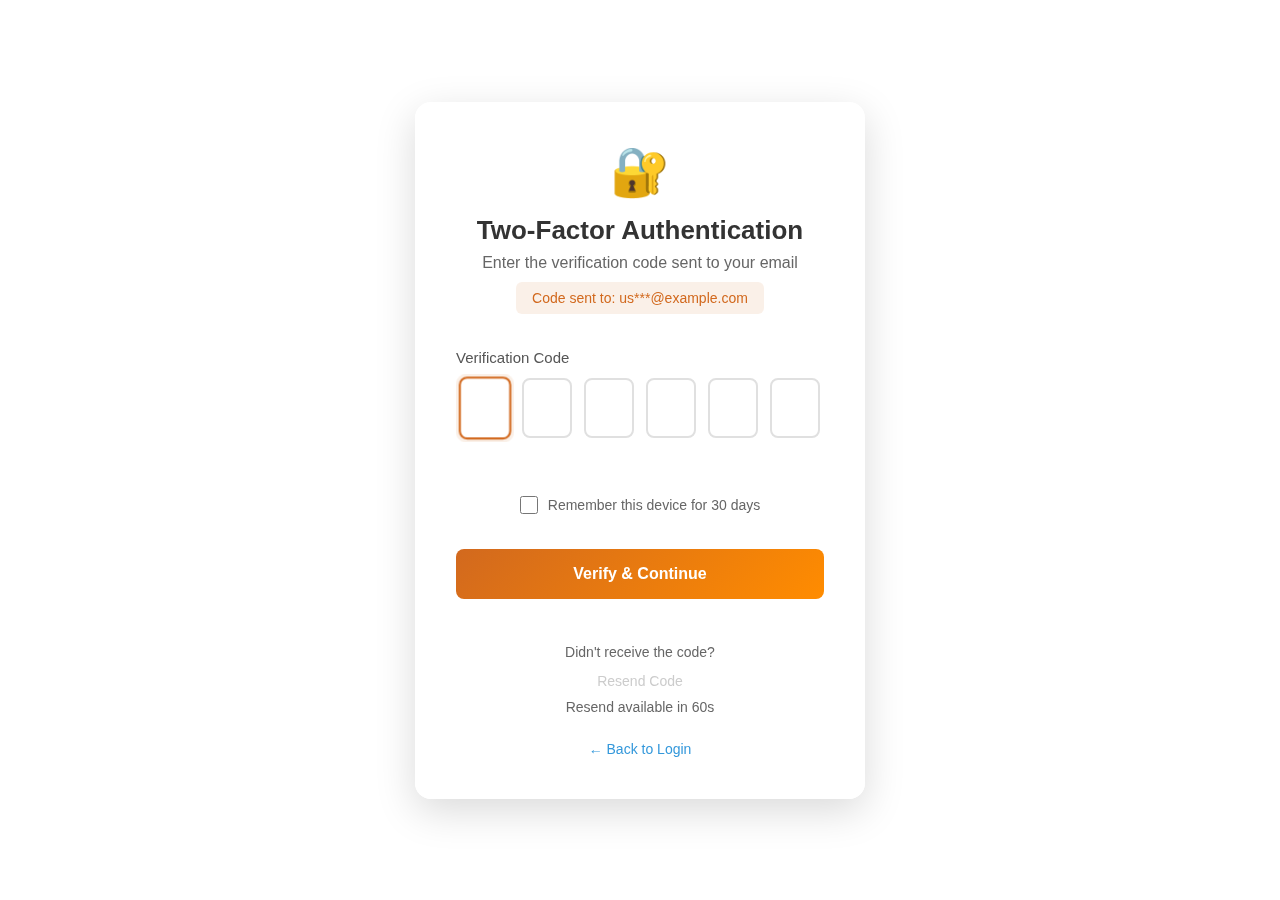
<file: frontend/2fa.html>
<!DOCTYPE html>
<html lang="en">
<head>
    <meta charset="UTF-8">
    <meta name="viewport" content="width=device-width, initial-scale=1.0">
    <title>2FA Verification</title>
    <link rel="stylesheet" href="2fa.css">
</head>
<body>
    <div class="container">
        <main class="main-content">
            <div class="verification-container">
                <div class="verification-header">
                    <div class="security-icon">
                        🔐
                    </div>
                    <h1 class="verification-title">Two-Factor Authentication</h1>
                    <p class="verification-subtitle">Enter the verification code sent to your email</p>
                    <p class="email-display" id="emailDisplay">code sent to: user@example.com</p>
                </div>
                
                <form class="verification-form" id="verificationForm">
                    <div class="form-group">
                        <label for="verificationCode">Verification Code</label>
                        <div class="code-input-container">
                            <input type="text" id="digit1" class="code-input" maxlength="1" pattern="[0-9]" required>
                            <input type="text" id="digit2" class="code-input" maxlength="1" pattern="[0-9]" required>
                            <input type="text" id="digit3" class="code-input" maxlength="1" pattern="[0-9]" required>
                            <input type="text" id="digit4" class="code-input" maxlength="1" pattern="[0-9]" required>
                            <input type="text" id="digit5" class="code-input" maxlength="1" pattern="[0-9]" required>
                            <input type="text" id="digit6" class="code-input" maxlength="1" pattern="[0-9]" required>
                        </div>
                        <div class="error-message" id="codeError"></div>
                    </div>
                    
                    <div class="form-group checkbox-group">
                        <input type="checkbox" id="rememberDevice" name="rememberDevice">
                        <label for="rememberDevice">Remember this device for 30 days</label>
                    </div>
                    
                    <button type="submit" class="verify-btn" id="verifyBtn">Verify & Continue</button>
                    
                    <div class="resend-section">
                        <p class="resend-text">Didn't receive the code?</p>
                        <button type="button" class="resend-btn" id="resendBtn">Resend Code</button>
                        <div class="countdown" id="countdown"></div>
                    </div>
                </form>
                
                <div class="back-link">
                    <a href="login.html" class="back-to-login">← Back to Login</a>
                </div>
            </div>
        </main>
    </div>
    
    <script src="2fa.js"></script>
</body>
</html>
</file>
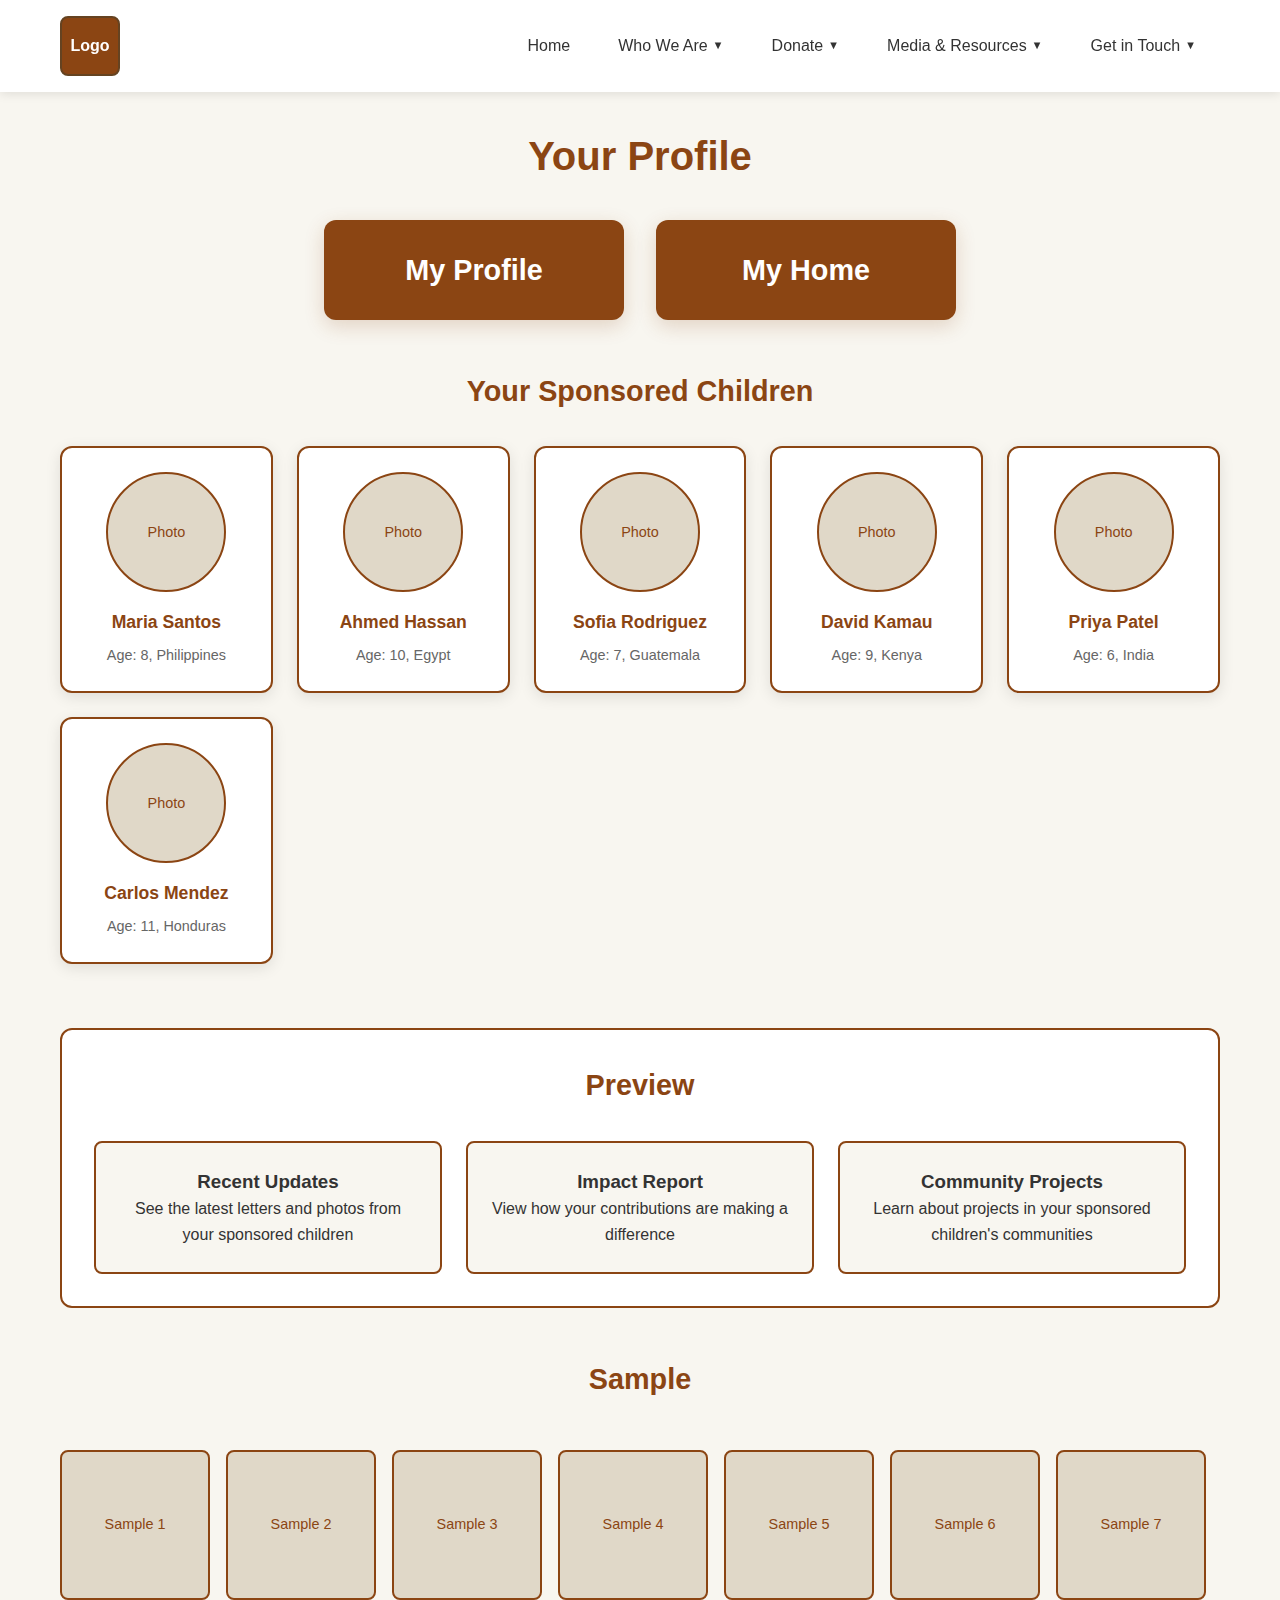
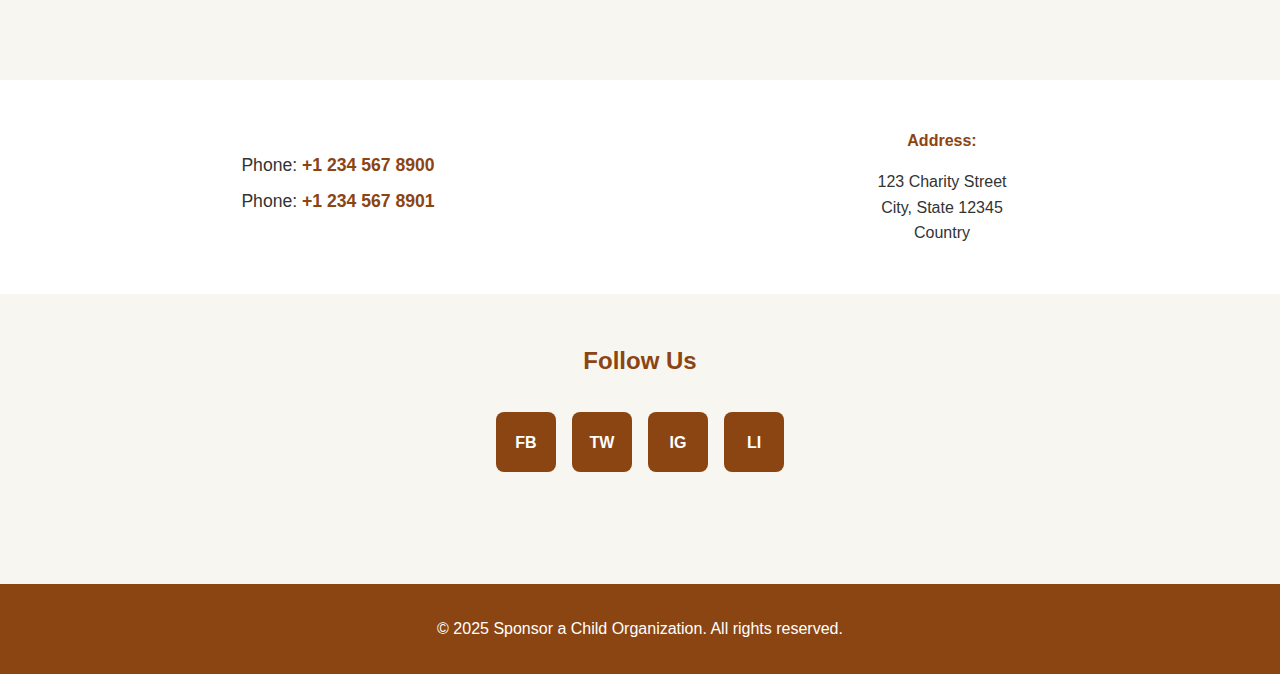
<file: frontend/sponsor_child.html>
<!DOCTYPE html>
<html lang="en">
<head>
    <meta charset="UTF-8">
    <meta name="viewport" content="width=device-width, initial-scale=1.0">
    <title>Your Profile - Sponsor a Child</title>
    <link rel="stylesheet" href="sponsor_child.css">
</head>
<body>
    <!-- Header -->
    <header class="header">
        <nav class="navbar">
            <div class="nav-container">
                <div class="logo-placeholder">Logo</div>
                
                <ul class="nav-menu">
                    <li class="nav-item">
                        <a href="index.html" class="nav-link">Home</a>
                    </li>
                    
                    <li class="nav-item dropdown">
                        <a href="#" class="nav-link dropdown-toggle">
                            Who We Are
                            <span class="dropdown-arrow">▼</span>
                        </a>
                        <div class="dropdown-menu">
                            <a href="about-us.html" class="dropdown-link">About Us</a>
                            <a href="how-we-work.html" class="dropdown-link">How We Work</a>
                            <a href="our-journey.html" class="dropdown-link">Our Journey</a>
                            <a href="success-stories.html" class="dropdown-link">Success Stories</a>
                            <a href="team.html" class="dropdown-link">Team</a>
                        </div>
                    </li>
                    
                    <li class="nav-item dropdown">
                        <a href="#" class="nav-link dropdown-toggle">
                            Donate
                            <span class="dropdown-arrow">▼</span>
                        </a>
                        <div class="dropdown-menu">
                            <a href="sponsor-child.html" class="dropdown-link">Sponsor a Child</a>
                            <a href="education.html" class="dropdown-link">Education</a>
                            <a href="where-most-needed.html" class="dropdown-link">Where Most Needed</a>
                        </div>
                    </li>
                    
                    <li class="nav-item dropdown">
                        <a href="#" class="nav-link dropdown-toggle">
                            Media & Resources
                            <span class="dropdown-arrow">▼</span>
                        </a>
                        <div class="dropdown-menu">
                            <a href="gallery.html" class="dropdown-link">Gallery</a>
                            <a href="faq.html" class="dropdown-link">FAQ</a>
                            <a href="financial-accountability.html" class="dropdown-link">Financial Accountability</a>
                        </div>
                    </li>
                    
                    <li class="nav-item dropdown">
                        <a href="#" class="nav-link dropdown-toggle">
                            Get in Touch
                            <span class="dropdown-arrow">▼</span>
                        </a>
                        <div class="dropdown-menu">
                            <a href="contact-us.html" class="dropdown-link">Contact Us</a>
                            <a href="careers.html" class="dropdown-link">Careers</a>
                        </div>
                    </li>
                </ul>
                
                <button class="mobile-toggle">☰</button>
            </div>
        </nav>
    </header>

    <!-- Main Content -->
    <main class="main-content">
        <div class="container">
            <!-- Profile Header -->
            <section class="profile-header">
                <h1 class="profile-title">Your Profile</h1>
                <div class="profile-buttons">
                    <button class="profile-btn" id="myProfileBtn">My Profile</button>
                    <button class="profile-btn" id="myHomeBtn">My Home</button>
                </div>
            </section>

            <!-- Sponsored Children Grid -->
            <section class="sponsored-grid">
                <h2 class="section-title">Your Sponsored Children</h2>
                <!-- ...existing code... -->
<div class="children-grid">
    <div class="child-card" data-name="Maria Santos" data-age="8" data-country="Philippines">
        <div class="child-image">Photo</div>
        <div class="child-name">Maria Santos</div>
        <div class="child-info">Age: 8, Philippines</div>
    </div>
    <div class="child-card" data-name="Ahmed Hassan" data-age="10" data-country="Egypt">
        <div class="child-image">Photo</div>
        <div class="child-name">Ahmed Hassan</div>
        <div class="child-info">Age: 10, Egypt</div>
    </div>
    <div class="child-card" data-name="Sofia Rodriguez" data-age="7" data-country="Guatemala">
        <div class="child-image">Photo</div>
        <div class="child-name">Sofia Rodriguez</div>
        <div class="child-info">Age: 7, Guatemala</div>
    </div>
    <div class="child-card" data-name="David Kamau" data-age="9" data-country="Kenya">
        <div class="child-image">Photo</div>
        <div class="child-name">David Kamau</div>
        <div class="child-info">Age: 9, Kenya</div>
    </div>
    <div class="child-card" data-name="Priya Patel" data-age="6" data-country="India">
        <div class="child-image">Photo</div>
        <div class="child-name">Priya Patel</div>
        <div class="child-info">Age: 6, India</div>
    </div>
    <div class="child-card" data-name="Carlos Mendez" data-age="11" data-country="Honduras">
        <div class="child-image">Photo</div>
        <div class="child-name">Carlos Mendez</div>
        <div class="child-info">Age: 11, Honduras</div>
    </div>
</div>

            </section>
            <div id="childModal" class="modal" style="display:none;">
    <div class="modal-content">
        <span class="close-btn" id="closeModal">&times;</span>
        <h2 id="modalName"></h2>
        <p id="modalAge"></p>
        <p id="modalCountry"></p>
    </div>
</div>

            <!-- Preview Section -->
            <section class="preview-section">
                <h2 class="section-title">Preview</h2>
                <div class="preview-cards">
                    <div class="preview-card">
                        <h3>Recent Updates</h3>
                        <p>See the latest letters and photos from your sponsored children</p>
                    </div>
                    <div class="preview-card">
                        <h3>Impact Report</h3>
                        <p>View how your contributions are making a difference</p>
                    </div>
                    <div class="preview-card">
                        <h3>Community Projects</h3>
                        <p>Learn about projects in your sponsored children's communities</p>
                    </div>
                </div>
            </section>

            <!-- Sample Section -->
            <section class="sample-section">
                <h2 class="section-title">Sample</h2>
                <div class="sample-grid">
                    <div class="sample-item">Sample 1</div>
                    <div class="sample-item">Sample 2</div>
                    <div class="sample-item">Sample 3</div>
                    <div class="sample-item">Sample 4</div>
                    <div class="sample-item">Sample 5</div>
                    <div class="sample-item">Sample 6</div>
                    <div class="sample-item">Sample 7</div>
                </div>
            </section>
        </div>

        <!-- Contact Section -->
        <section class="contact-section">
            <div class="container">
                <div class="contact-grid">
                    <div class="contact-left">
                        <div class="contact-item">Phone: <span class="phone-number">+1 234 567 8900</span></div>
                        <div class="contact-item">Phone: <span class="phone-number">+1 234 567 8901</span></div>
                    </div>
                    <div class="contact-right">
                        <div class="address-title">Address:</div>
                        <div>123 Charity Street</div>
                        <div>City, State 12345</div>
                        <div>Country</div>
                    </div>
                </div>
            </div>
        </section>

        <!-- Social Media Section -->
        <section class="social-section">
            <div class="container">
                <h3 class="social-title">Follow Us</h3>
                <div class="social-icons">
                    <div class="social-icon">FB</div>
                    <div class="social-icon">TW</div>
                    <div class="social-icon">IG</div>
                    <div class="social-icon">LI</div>
                </div>
            </div>
        </section>
    </main>

    <!-- Footer -->
    <footer class="footer">
        <div class="container">
            <p>&copy; 2025 Sponsor a Child Organization. All rights reserved.</p>
        </div>
    </footer>

    <script src="sponsor_child.js"></script>
</body>
</html>
</file>
<file: frontend/2fa.css>
* {
    margin: 0;
    padding: 0;
    box-sizing: border-box;
}

body {
    font-family: 'Arial', sans-serif;
    background: linear-gradient(135deg, #f5f1e8, #e8dcc0);
    min-height: 100vh;
    color: #333;
    background-image: url('https://www.shikhar-ngo.org/upload/April29-2019-7-48amhappy-faces-of-children.jpg');
    background-size: cover;
    background-position: center;
    background-attachment: fixed;
}

.container {
    max-width: 1200px;
    margin: 0 auto;
    min-height: 100vh;
    display: flex;
    flex-direction: column;
}

.main-content {
    flex: 1;
    display: flex;
    justify-content: center;
    align-items: center;
    padding: 40px 20px;
}

.verification-container {
    background: rgba(255, 255, 255, 0.95);
    padding: 40px;
    border-radius: 16px;
    box-shadow: 0 12px 40px rgba(0, 0, 0, 0.15);
    backdrop-filter: blur(10px);
    border: 1px solid rgba(255, 255, 255, 0.3);
    width: 100%;
    max-width: 450px;
    position: relative;
    overflow: hidden;
}

.verification-header {
    text-align: center;
    margin-bottom: 35px;
}

.security-icon {
    font-size: 3rem;
    margin-bottom: 15px;
    display: block;
}

.verification-title {
    font-size: 26px;
    color: #333;
    font-weight: 600;
    margin-bottom: 8px;
}

.verification-subtitle {
    font-size: 16px;
    color: #666;
    margin-bottom: 10px;
}

.email-display {
    font-size: 14px;
    color: #d2691e;
    font-weight: 500;
    background: rgba(210, 105, 30, 0.1);
    padding: 8px 16px;
    border-radius: 6px;
    display: inline-block;
}

.verification-form {
    display: flex;
    flex-direction: column;
    gap: 25px;
}

.form-group {
    display: flex;
    flex-direction: column;
}

.form-group label {
    margin-bottom: 12px;
    font-weight: 500;
    color: #555;
    font-size: 15px;
}

.code-input-container {
    display: flex;
    gap: 12px;
    justify-content: center;
    margin-bottom: 10px;
}

.code-input {
    width: 50px;
    height: 60px;
    border: 2px solid #e0e0e0;
    border-radius: 8px;
    font-size: 24px;
    font-weight: bold;
    text-align: center;
    transition: all 0.3s ease;
    background: rgba(255, 255, 255, 0.9);
}

.code-input:focus {
    outline: none;
    border-color: #d2691e;
    box-shadow: 0 0 0 3px rgba(210, 105, 30, 0.1);
    transform: scale(1.05);
}

.code-input.error {
    border-color: #e74c3c;
    background-color: rgba(231, 76, 60, 0.05);
}

.code-input.success {
    border-color: #27ae60;
    background-color: rgba(39, 174, 96, 0.05);
}

.checkbox-group {
    flex-direction: row;
    align-items: center;
    gap: 10px;
    justify-content: center;
}

.checkbox-group input[type="checkbox"] {
    width: 18px;
    height: 18px;
    accent-color: #d2691e;
    margin: 0;
}

.checkbox-group label {
    margin: 0;
    font-size: 14px;
    cursor: pointer;
    color: #666;
}

.verify-btn {
    background: linear-gradient(135deg, #d2691e, #ff8c00);
    color: white;
    padding: 16px 20px;
    border: none;
    border-radius: 8px;
    font-size: 16px;
    font-weight: 600;
    cursor: pointer;
    transition: all 0.3s ease;
    margin-top: 10px;
}

.verify-btn:hover {
    transform: translateY(-2px);
    box-shadow: 0 8px 25px rgba(210, 105, 30, 0.3);
}

.verify-btn:active {
    transform: translateY(0);
}

.verify-btn:disabled {
    cursor: not-allowed;
    transform: none;
    opacity: 0.6;
}

.resend-section {
    text-align: center;
    margin-top: 20px;
}

.resend-text {
    font-size: 14px;
    color: #666;
    margin-bottom: 8px;
}

.resend-btn {
    background: none;
    border: none;
    color: #d2691e;
    font-size: 14px;
    font-weight: 500;
    cursor: pointer;
    text-decoration: underline;
    padding: 5px;
    transition: color 0.3s ease;
}

.resend-btn:hover {
    color: #ff8c00;
}

.resend-btn:disabled {
    color: #ccc;
    cursor: not-allowed;
    text-decoration: none;
}

.countdown {
    font-size: 14px;
    color: #666;
    margin-top: 5px;
}

.back-link {
    text-align: center;
    margin-top: 25px;
}

.back-to-login {
    color: #3498db;
    text-decoration: none;
    font-size: 14px;
    font-weight: 500;
    transition: color 0.3s ease;
}

.back-to-login:hover {
    color: #2980b9;
    text-decoration: underline;
}

.error-message {
    color: #e74c3c;
    font-size: 13px;
    text-align: center;
    margin-top: 5px;
    min-height: 18px;
}

.success-message {
    color: #27ae60;
    font-size: 14px;
    text-align: center;
    background: rgba(39, 174, 96, 0.1);
    padding: 10px;
    border-radius: 6px;
    margin-top: 15px;
}

/* Loading animation for verify button */
.verify-btn.loading {
    position: relative;
    color: transparent;
}

.verify-btn.loading::after {
    content: "";
    position: absolute;
    top: 50%;
    left: 50%;
    transform: translate(-50%, -50%);
    width: 20px;
    height: 20px;
    border: 2px solid rgba(255, 255, 255, 0.3);
    border-top: 2px solid white;
    border-radius: 50%;
    animation: spin 1s linear infinite;
}

@keyframes spin {
    0% { transform: translate(-50%, -50%) rotate(0deg); }
    100% { transform: translate(-50%, -50%) rotate(360deg); }
}

/* Responsive Design */
@media (max-width: 768px) {
    .verification-container {
        padding: 30px 20px;
        margin: 0 15px;
    }
    
    .verification-title {
        font-size: 22px;
    }
    
    .code-input-container {
        gap: 8px;
    }
    
    .code-input {
        width: 45px;
        height: 55px;
        font-size: 20px;
    }
}

@media (max-width: 480px) {
    .verification-container {
        padding: 25px 15px;
    }
    
    .verification-title {
        font-size: 20px;
    }
    
    .code-input-container {
        gap: 6px;
    }
    
    .code-input {
        width: 40px;
        height: 50px;
        font-size: 18px;
    }
    
    .verify-btn {
        padding: 14px 18px;
        font-size: 14px;
    }
}
</file>
<file: frontend/sponsor_child.css>
* {
    margin: 0;
    padding: 0;
    box-sizing: border-box;
}

body {
    font-family: 'Arial', sans-serif;
    line-height: 1.6;
    color: #333;
    background-color: #f8f6f0;
}

.container {
    max-width: 1200px;
    margin: 0 auto;
    padding: 0 20px;
}

/* Header Styles */
.header {
    background-color: #fff;
    box-shadow: 0 2px 10px rgba(0,0,0,0.1);
    position: sticky;
    top: 0;
    z-index: 1000;
}

.navbar {
    padding: 1rem 0;
}

.nav-container {
    display: flex;
    justify-content: space-between;
    align-items: center;
    max-width: 1200px;
    margin: 0 auto;
    padding: 0 20px;
}

.logo-placeholder {
    width: 60px;
    height: 60px;
    background-color: #8B4513;
    border: 2px solid #654321;
    border-radius: 8px;
    display: flex;
    align-items: center;
    justify-content: center;
    color: white;
    font-weight: bold;
}

.nav-menu {
    display: flex;
    list-style: none;
    gap: 0;
    align-items: center;
}

.nav-item {
    position: relative;
}

.nav-link {
    text-decoration: none;
    color: #333;
    font-weight: 500;
    font-size: 1rem;
    padding: 1rem 1.5rem;
    border-radius: 4px;
    transition: all 0.3s ease;
    display: flex;
    align-items: center;
    gap: 0.3rem;
}

.nav-link:hover {
    color: #8B4513;
    background-color: #f8f6f0;
}

.dropdown-arrow {
    font-size: 0.7rem;
    transition: transform 0.3s ease;
}

.dropdown:hover .dropdown-arrow {
    transform: rotate(180deg);
}

.dropdown-menu {
    position: absolute;
    top: 100%;
    left: 0;
    background-color: white;
    min-width: 220px;
    box-shadow: 0 8px 25px rgba(0,0,0,0.15);
    border-radius: 8px;
    border: 2px solid #8B4513;
    opacity: 0;
    visibility: hidden;
    transform: translateY(-10px);
    transition: all 0.3s ease;
    z-index: 1001;
    padding: 1rem 0;
}

.dropdown:hover .dropdown-menu {
    opacity: 1;
    visibility: visible;
    transform: translateY(0);
}

.dropdown-link {
    display: block;
    padding: 0.8rem 1.5rem;
    color: #333;
    text-decoration: none;
    font-size: 0.95rem;
    transition: all 0.3s ease;
    border-left: 3px solid transparent;
}

.dropdown-link:hover {
    background-color: #f8f6f0;
    color: #8B4513;
    border-left-color: #8B4513;
    padding-left: 2rem;
}

.login-btn {
    background-color: #8B4513;
    color: white;
    border: none;
    padding: 0.8rem 2rem;
    border-radius: 8px;
    cursor: pointer;
    font-weight: 500;
    font-size: 1rem;
    transition: all 0.3s ease;
}

.login-btn:hover {
    background-color: #654321;
    transform: translateY(-2px);
    box-shadow: 0 4px 12px rgba(139, 69, 19, 0.3);
}

/* Main Content */
.main-content {
    padding: 2rem 0;
}

.profile-header {
    text-align: center;
    margin-bottom: 3rem;
}

.profile-title {
    font-size: 2.5rem;
    color: #8B4513;
    margin-bottom: 2rem;
    font-weight: bold;
}

.profile-buttons {
    display: flex;
    justify-content: center;
    gap: 2rem;
    margin-bottom: 3rem;
}

.profile-btn {
    background-color: #8B4513;
    color: white;
    border: none;
    padding: 2rem 4rem;
    border-radius: 12px;
    font-size: 1.8rem;
    font-weight: bold;
    cursor: pointer;
    transition: all 0.3s ease;
    min-width: 300px;
    min-height: 100px;
    box-shadow: 0 6px 20px rgba(139, 69, 19, 0.2);
}

.profile-btn:hover {
    background-color: #654321;
    transform: translateY(-3px);
    box-shadow: 0 6px 20px rgba(139, 69, 19, 0.3);
}

/* Sponsored Children Grid */
.sponsored-grid {
    margin-bottom: 4rem;
}

.section-title {
    font-size: 1.8rem;
    color: #8B4513;
    margin-bottom: 2rem;
    text-align: center;
}

.children-grid {
    display: grid;
    grid-template-columns: repeat(auto-fit, minmax(200px, 1fr));
    gap: 1.5rem;
    margin-bottom: 3rem;
}

.child-card {
    background-color: white;
    border: 2px solid #8B4513;
    border-radius: 12px;
    padding: 1.5rem;
    text-align: center;
    transition: all 0.3s ease;
    box-shadow: 0 4px 15px rgba(0,0,0,0.1);
}

.child-card:hover {
    transform: translateY(-5px);
    box-shadow: 0 8px 25px rgba(0,0,0,0.2);
}

.child-image {
    width: 120px;
    height: 120px;
    background-color: #e0d8c8;
    border: 2px solid #8B4513;
    border-radius: 50%;
    margin: 0 auto 1rem;
    display: flex;
    align-items: center;
    justify-content: center;
    color: #8B4513;
    font-size: 0.9rem;
}

.child-name {
    font-size: 1.1rem;
    font-weight: bold;
    color: #8B4513;
    margin-bottom: 0.5rem;
}

.child-info {
    color: #666;
    font-size: 0.9rem;
}

/* Preview Section */
.preview-section {
    background-color: white;
    border: 2px solid #8B4513;
    border-radius: 12px;
    padding: 2rem;
    margin-bottom: 3rem;
}

.preview-cards {
    display: grid;
    grid-template-columns: repeat(auto-fit, minmax(250px, 1fr));
    gap: 1.5rem;
}

.preview-card {
    background-color: #f8f6f0;
    border: 2px solid #8B4513;
    border-radius: 8px;
    padding: 1.5rem;
    text-align: center;
    transition: transform 0.3s ease;
}

.preview-card:hover {
    transform: scale(1.02);
}

/* Sample Section */
.sample-section {
    margin-bottom: 4rem;
}

.sample-grid {
    display: flex;
    overflow-x: auto;
    gap: 1rem;
    padding: 1rem 0;
}

.sample-item {
    min-width: 150px;
    height: 150px;
    background-color: #e0d8c8;
    border: 2px solid #8B4513;
    border-radius: 8px;
    display: flex;
    align-items: center;
    justify-content: center;
    color: #8B4513;
    font-size: 0.9rem;
    flex-shrink: 0;
}

/* Contact Info */
.contact-section {
    background-color: white;
    padding: 3rem 0;
    margin-top: 3rem;
}

.contact-grid {
    display: grid;
    grid-template-columns: 1fr 1fr;
    gap: 3rem;
    align-items: center;
    text-align: center;
}

.contact-item {
    font-size: 1.1rem;
    margin-bottom: 0.5rem;
}

.phone-number {
    color: #8B4513;
    font-weight: bold;
}

.address-title {
    color: #8B4513;
    font-weight: bold;
    margin-bottom: 1rem;
}

/* Social Media */
.social-section {
    background-color: #f8f6f0;
    padding: 3rem 0;
    text-align: center;
}

.social-title {
    color: #8B4513;
    font-size: 1.5rem;
    margin-bottom: 2rem;
}

.social-icons {
    display: flex;
    justify-content: center;
    gap: 1rem;
    margin-bottom: 2rem;
}

.social-icon {
    width: 60px;
    height: 60px;
    background-color: #8B4513;
    border-radius: 8px;
    cursor: pointer;
    transition: all 0.3s ease;
    display: flex;
    align-items: center;
    justify-content: center;
    color: white;
    font-weight: bold;
}

.social-icon:hover {
    background-color: #654321;
    transform: scale(1.1);
}

/* Footer */
.footer {
    background-color: #8B4513;
    color: white;
    text-align: center;
    padding: 2rem 0;
}

/* Mobile Responsive */
.mobile-toggle {
    display: none;
    background: none;
    border: none;
    font-size: 1.5rem;
    color: #8B4513;
    cursor: pointer;
    padding: 0.5rem;
}

@media (max-width: 768px) {
    .nav-menu {
        display: none;
        position: absolute;
        top: 100%;
        left: 0;
        width: 100%;
        background-color: white;
        flex-direction: column;
        padding: 1rem 0;
        box-shadow: 0 4px 10px rgba(0,0,0,0.1);
        border-top: 2px solid #8B4513;
    }

    .nav-menu.nav-menu-active {
        display: flex;
    }

    .mobile-toggle {
        display: block;
    }

    .profile-buttons {
        flex-direction: column;
        align-items: center;
    }

    .contact-grid {
        grid-template-columns: 1fr;
        gap: 2rem;
    }

    .children-grid {
        grid-template-columns: repeat(auto-fit, minmax(150px, 1fr));
    }

    .dropdown-menu {
        position: static;
        opacity: 1;
        visibility: visible;
        transform: none;
        box-shadow: none;
        border: none;
        background-color: #f8f6f0;
        max-height: 0;
        overflow: hidden;
        transition: max-height 0.3s ease;
        padding: 0;
    }

    .dropdown.active .dropdown-menu {
        max-height: 300px;
        padding: 1rem 0;
    }
    /* ...existing code... */

.modal {
    position: fixed;
    z-index: 1000;
    left: 0; top: 0;
    width: 100%; height: 100%;
    overflow: auto;
    background: rgba(0,0,0,0.5);
    display: flex;
    align-items: center;
    justify-content: center;
}
.modal-content {
    background: #fff;
    padding: 2em;
    border-radius: 8px;
    position: relative;
    min-width: 300px;
    max-width: 90vw;
}
.close-btn {
    position: absolute;
    top: 10px; right: 20px;
    font-size: 2em;
    cursor: pointer;
}

}
</file>
